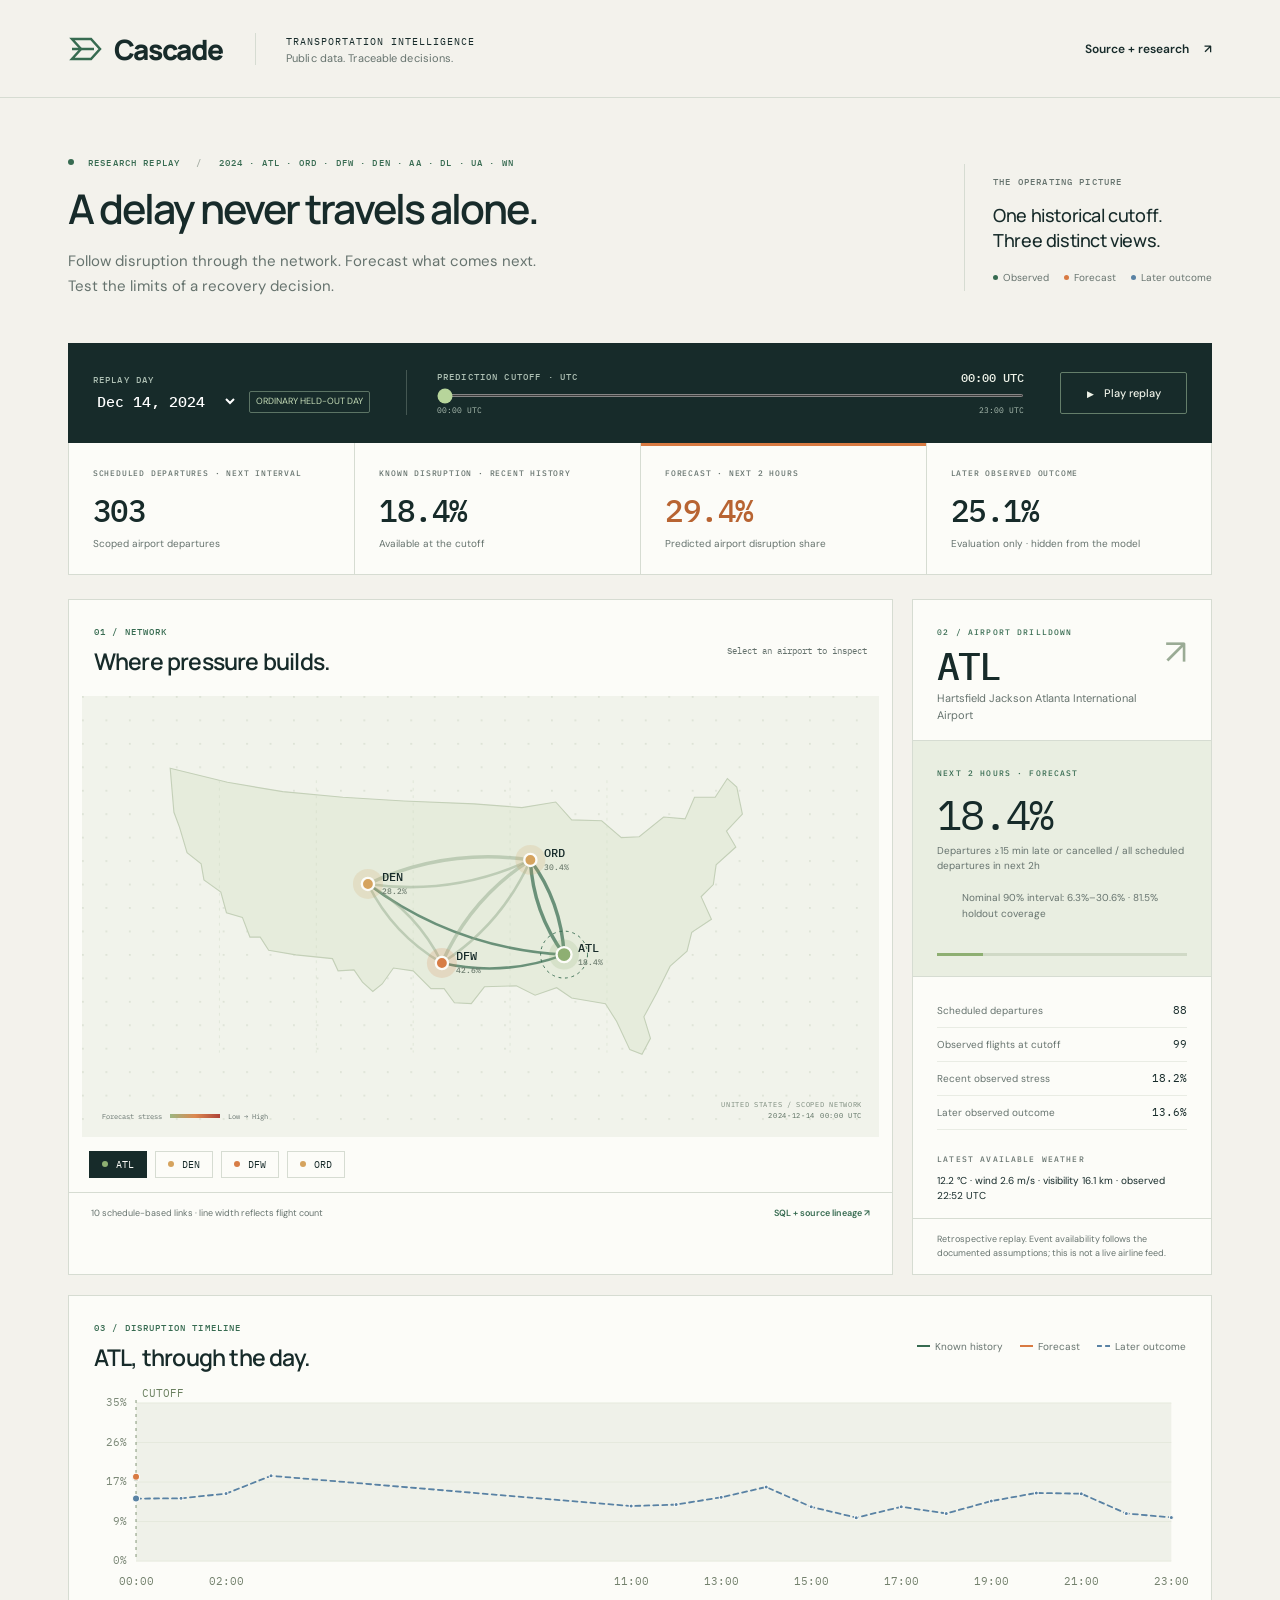
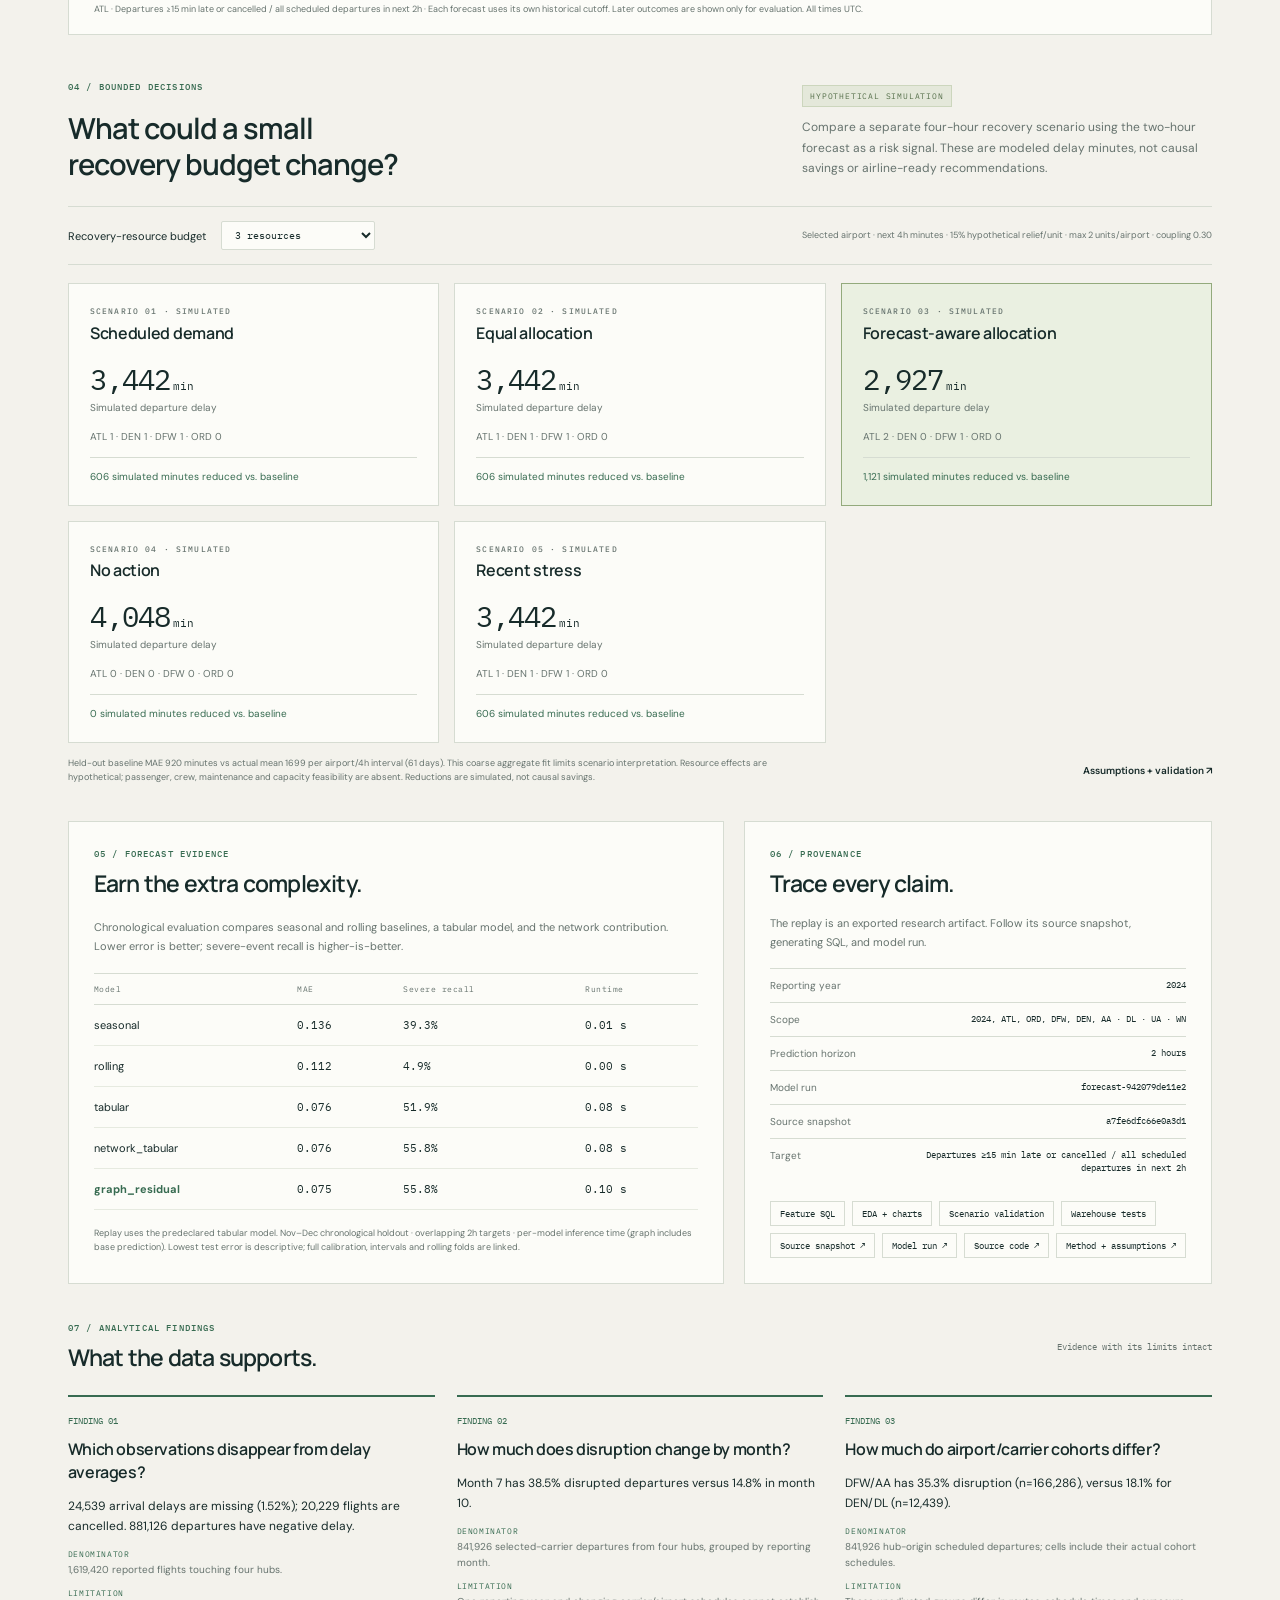
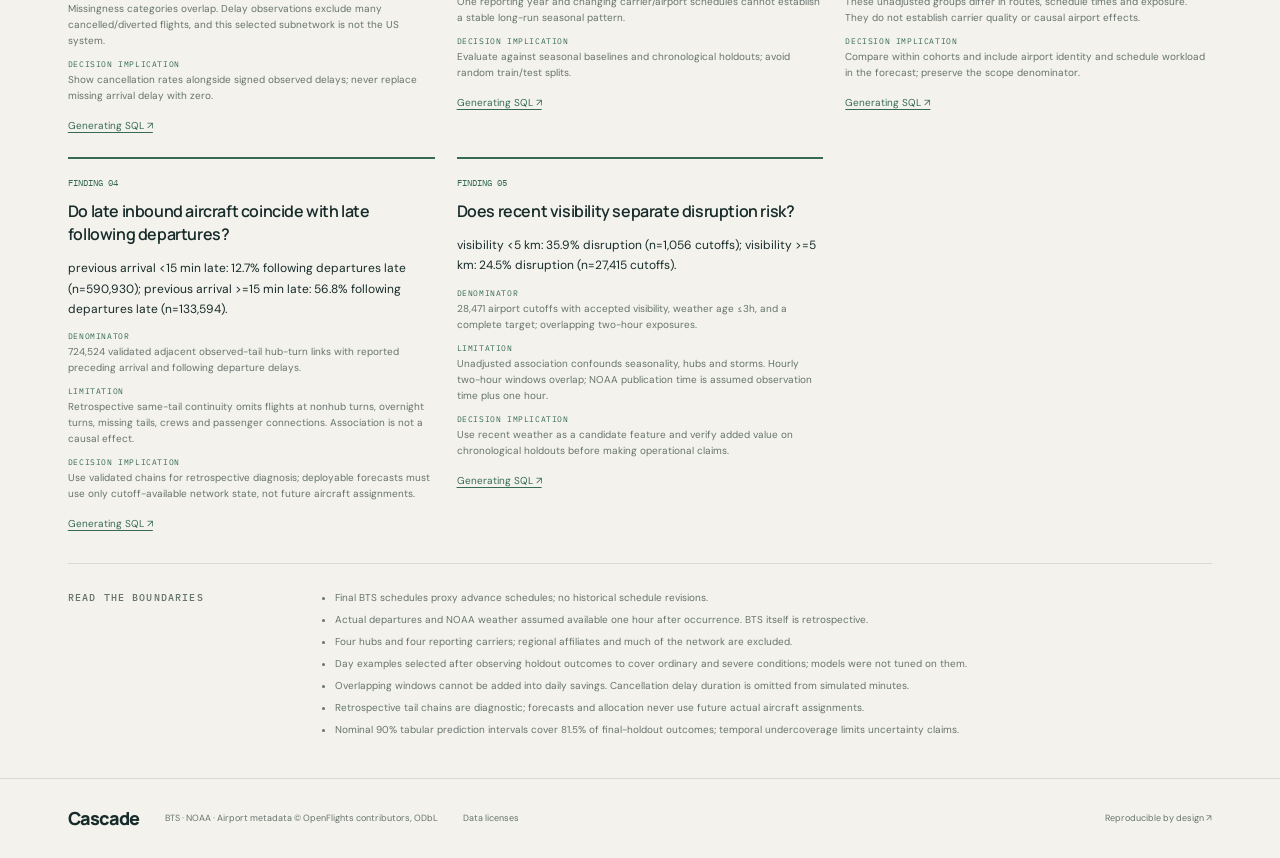
<file: app/index.html>
<!doctype html>
<html lang="en">
<head>
<meta charset="utf-8"><meta name="viewport" content="width=device-width,initial-scale=1">
<meta name="theme-color" content="#f1f0e9"><meta name="description" content="CASCADE reconstructs flight disruption, forecasts airport stress, and compares bounded hypothetical recovery scenarios using reproducible public data.">
<title>Cascade · Transportation intelligence</title>
<link rel="stylesheet" href="./style.css">
</head>
<body>
<a class="skip" href="#workspace">Skip to workspace</a>
<header class="masthead"><a class="brand" href="./" aria-label="Cascade home"><svg viewBox="0 0 36 36" aria-hidden="true"><path d="M4 8h19l9 10-9 10H4l9-10Z"/><path d="M4 18h22"/></svg><span>Cascade</span></a><div class="masthead-title">TRANSPORTATION INTELLIGENCE<span>Public data. Traceable decisions.</span></div><a id="source-link" class="text-link" href="#evidence">Explore the evidence <span aria-hidden="true">↗</span></a></header>
<main id="workspace">
<section class="intro"><div><p class="eyebrow"><span class="live-dot"></span> RESEARCH REPLAY <span class="intro-sep">/</span> <span id="scope-label">Loading source scope</span></p><h1>A delay never travels alone.</h1><p class="lede">Follow disruption through the network. Forecast what comes next.<br class="desktop-br"> Test the limits of a recovery decision.</p></div><div class="intro-note"><span class="mini-label">THE OPERATING PICTURE</span><p>One historical cutoff.<br>Three distinct views.</p><div class="view-legend"><span><i class="dot observed"></i>Observed</span><span><i class="dot forecast"></i>Forecast</span><span><i class="dot actual"></i>Later outcome</span></div></div></section>
<div id="load-state" class="load-state" role="status">Loading the real-data research replay…</div>
<div id="application" hidden>
<section class="replay-bar" aria-label="Replay controls"><div class="date-control"><label class="mini-label" for="day-select">REPLAY DAY</label><select id="day-select"></select><span id="day-label" class="day-label"></span></div><div class="cutoff-control"><div class="cutoff-heading"><label class="mini-label" for="cutoff-range">PREDICTION CUTOFF · UTC</label><output id="cutoff-output" for="cutoff-range"></output></div><input type="range" id="cutoff-range" min="0" max="0" step="1" value="0"><div class="cutoff-ends"><span id="cutoff-start"></span><span id="cutoff-end"></span></div></div><button id="play-button" class="play-button" type="button" aria-label="Play historical replay"><span aria-hidden="true">▶</span> Play replay</button></section>
<section class="overview" aria-label="Network summary"><div><span class="mini-label">SCHEDULED DEPARTURES · NEXT INTERVAL</span><strong id="scheduled-value">—</strong><span id="scheduled-note">Scoped airport departures</span></div><div><span class="mini-label">KNOWN DISRUPTION · RECENT HISTORY</span><strong id="observed-value">—</strong><span id="observed-note">Available at the cutoff</span></div><div class="forecast-stat"><span class="mini-label">FORECAST · NEXT <span class="horizon-label">2</span> HOURS</span><strong id="forecast-value">—</strong><span>Predicted airport disruption share</span></div><div><span class="mini-label">LATER OBSERVED OUTCOME</span><strong id="actual-value">—</strong><span>Evaluation only · hidden from the model</span></div></section>
<section class="primary-grid"><div class="panel network-panel"><div class="panel-heading"><div><p class="eyebrow">01 / NETWORK</p><h2>Where pressure builds.</h2></div><span class="small-note">Select an airport to inspect</span></div><div class="map-wrap"><svg id="network-map" viewBox="0 0 850 470" role="img" aria-labelledby="map-title map-desc"><title id="map-title">Airport disruption network</title><desc id="map-desc">Airport circles show forecast disruption. Lines show scheduled connections at the selected historical cutoff. Use the airport buttons below for keyboard selection.</desc></svg><div class="map-key"><span>Forecast stress</span><i class="stress-scale"></i><span>Low → High</span></div><div class="map-stamp">UNITED STATES / SCOPED NETWORK<br><span id="map-cutoff"></span></div></div><div id="airport-buttons" class="airport-buttons" aria-label="Select airport"></div><div class="panel-foot"><span id="edge-note">Schedule-based network edges</span><a href="#evidence">SQL + source lineage ↗</a></div></div>
<aside class="panel airport-panel" aria-label="Selected airport"><div class="airport-heading"><div><p class="eyebrow">02 / AIRPORT DRILLDOWN</p><h2 id="airport-code">—</h2><p id="airport-name">Select an airport</p></div><span class="airport-glyph" aria-hidden="true">↗</span></div><div class="airport-forecast"><span class="mini-label">NEXT <span class="horizon-label">2</span> HOURS · FORECAST</span><strong id="airport-predicted">—</strong><p id="airport-stress-definition">Disruption share</p><p id="airport-interval" class="chart-caption"></p><div class="stress-meter"><span id="airport-meter"></span></div></div><dl class="airport-facts"><div><dt>Scheduled departures</dt><dd id="airport-scheduled">—</dd></div><div><dt>Observed flights at cutoff</dt><dd id="airport-observed-flights">—</dd></div><div><dt>Recent observed stress</dt><dd id="airport-observed">—</dd></div><div><dt>Later observed outcome</dt><dd id="airport-actual">—</dd></div></dl><div class="weather-note"><span class="mini-label">LATEST AVAILABLE WEATHER</span><p id="airport-weather">No observation available</p></div><div class="airport-caution">Retrospective replay. Event availability follows the documented assumptions; this is not a live airline feed.</div></aside></section>
<section class="panel timeline-panel"><div class="panel-heading"><div><p class="eyebrow">03 / DISRUPTION TIMELINE</p><h2><span id="timeline-airport">Network</span>, through the day.</h2></div><div class="chart-legend"><span><i class="line observed"></i>Known history</span><span><i class="line forecast"></i>Forecast</span><span><i class="line actual"></i>Later outcome</span></div></div><div id="timeline-container"><svg id="timeline-chart" viewBox="0 0 1150 215" role="img" aria-label="Observed and forecast disruption through the replay day"></svg></div><p class="chart-caption" id="timeline-caption">Each forecast uses only features available at its cutoff. Later outcomes are shown for evaluation.</p></section>
<section class="scenario-section"><div class="section-intro"><div><p class="eyebrow">04 / BOUNDED DECISIONS</p><h2>What could a small<br>recovery budget change?</h2></div><div><span class="simulation-badge">HYPOTHETICAL SIMULATION</span><p>Compare a separate four-hour recovery scenario using the two-hour forecast as a risk signal. These are modeled delay minutes, not causal savings or airline-ready recommendations.</p></div></div><div class="scenario-controls"><label for="budget-select">Recovery-resource budget</label><select id="budget-select" aria-label="Recovery-resource budget"><option value="all">Reported experiment</option></select><span id="scenario-assumptions">Observed schedules · bounded propagation · no passenger or crew model</span></div><div id="scenario-cards" class="scenario-cards"></div><div class="scenario-footer"><p id="scenario-limit">Simulation outcomes depend on replay assumptions and omit unobserved operational constraints.</p><a href="#evidence" class="text-link">Assumptions + validation ↗</a></div></section>
<section class="evidence-grid" id="evidence"><div class="panel model-panel"><div class="panel-heading"><div><p class="eyebrow">05 / FORECAST EVIDENCE</p><h2>Earn the extra complexity.</h2></div></div><p class="section-copy">Chronological evaluation compares seasonal and rolling baselines, a tabular model, and the network contribution. Lower error is better; severe-event recall is higher-is-better.</p><div class="table-scroll"><table id="model-table"><caption class="sr-only">Forecast model evaluation on chronological holdout data</caption><thead><tr><th scope="col">Model</th><th scope="col">MAE</th><th scope="col">Severe recall</th><th scope="col">Runtime</th></tr></thead><tbody></tbody></table></div><p class="chart-caption" id="model-note">Reported metrics retain the original experiment scale and split.</p></div><div class="panel provenance-panel"><p class="eyebrow">06 / PROVENANCE</p><h2>Trace every claim.</h2><p class="section-copy">The replay is an exported research artifact. Follow its source snapshot, generating SQL, and model run.</p><dl id="provenance-list"></dl><div id="provenance-links" class="provenance-links"></div></div></section>
<section class="findings-section"><div class="panel-heading"><div><p class="eyebrow">07 / ANALYTICAL FINDINGS</p><h2>What the data supports.</h2></div><span class="small-note">Evidence with its limits intact</span></div><div id="findings" class="findings"></div></section>
<section class="limitations"><p class="eyebrow">READ THE BOUNDARIES</p><div id="limitations-list"></div></section>
</div>
</main>
<footer><a class="footer-brand" href="./">Cascade</a><span>BTS · NOAA · Airport metadata © OpenFlights contributors, ODbL</span><a href="./research/LICENSE-DATA.md">Data licenses</a><a href="#evidence">Reproducible by design ↗</a></footer>
<script src="./app.js" defer></script>
</body></html>
</file>
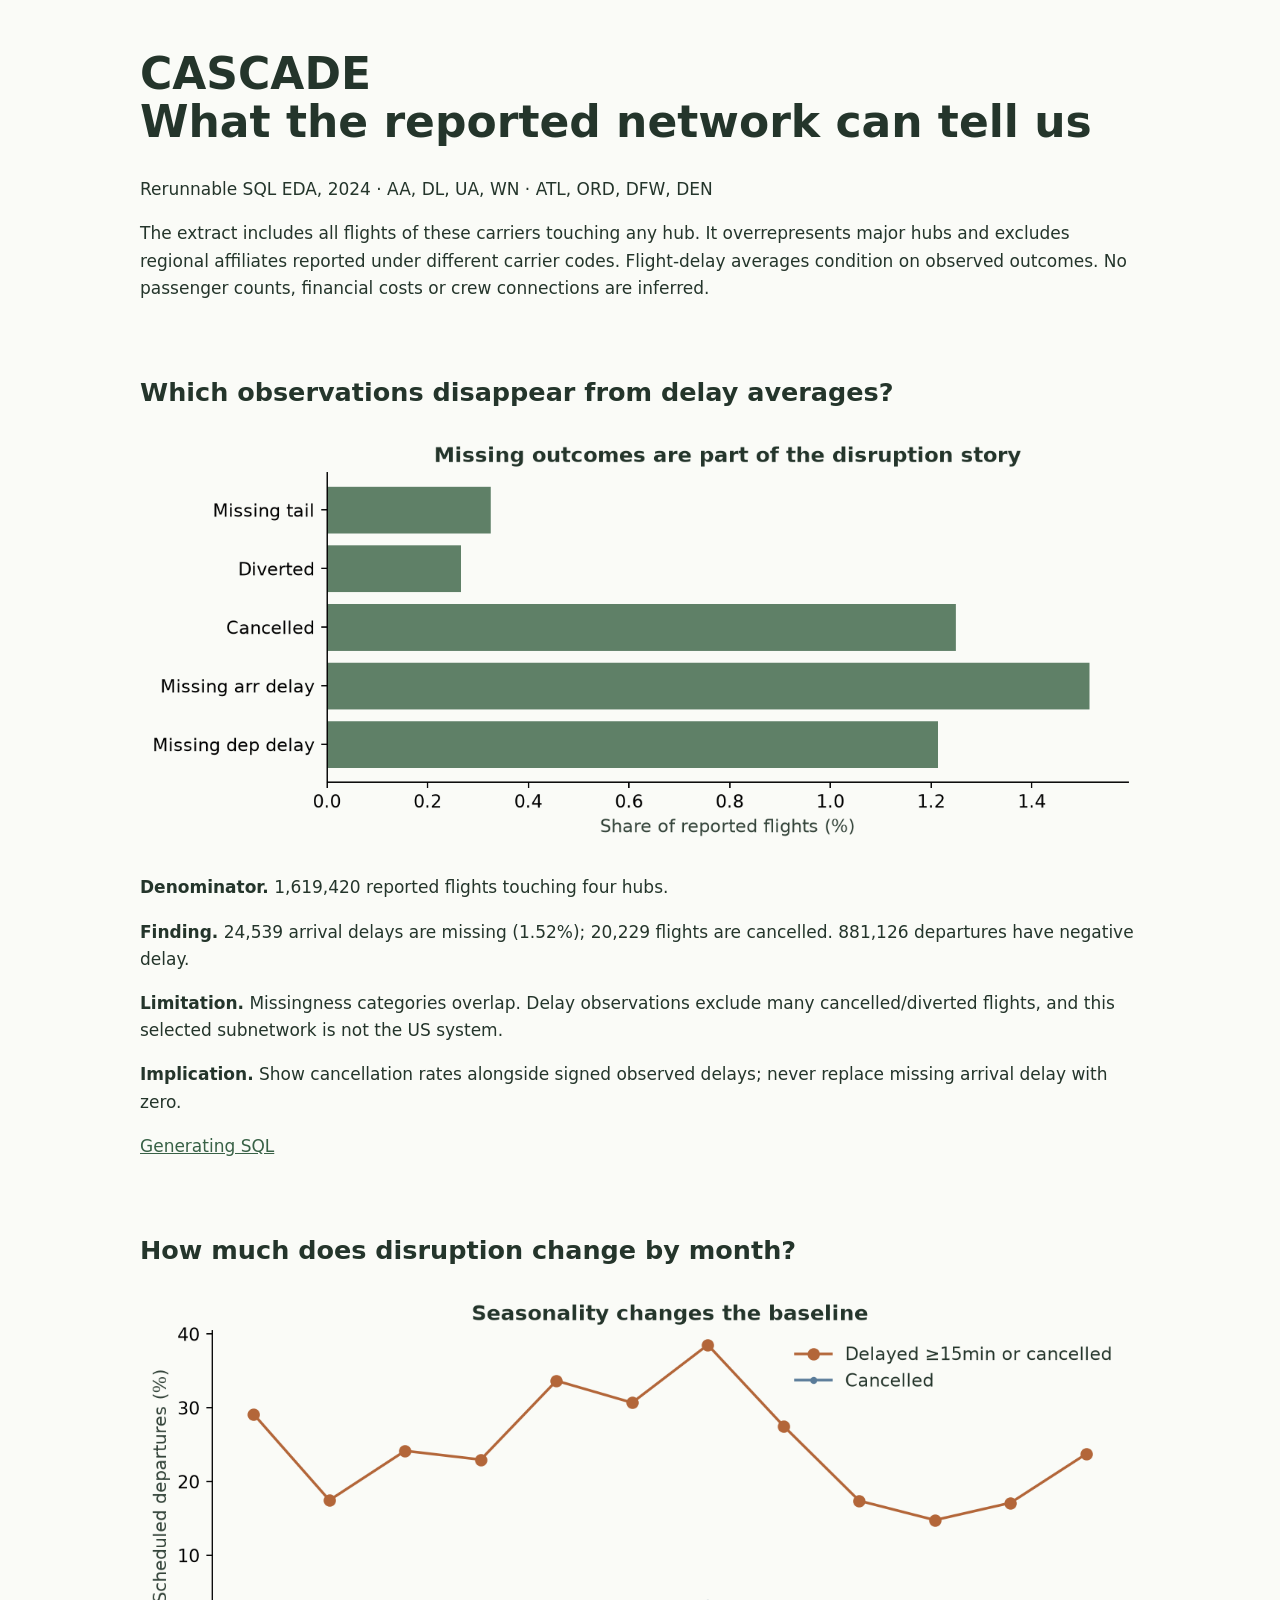
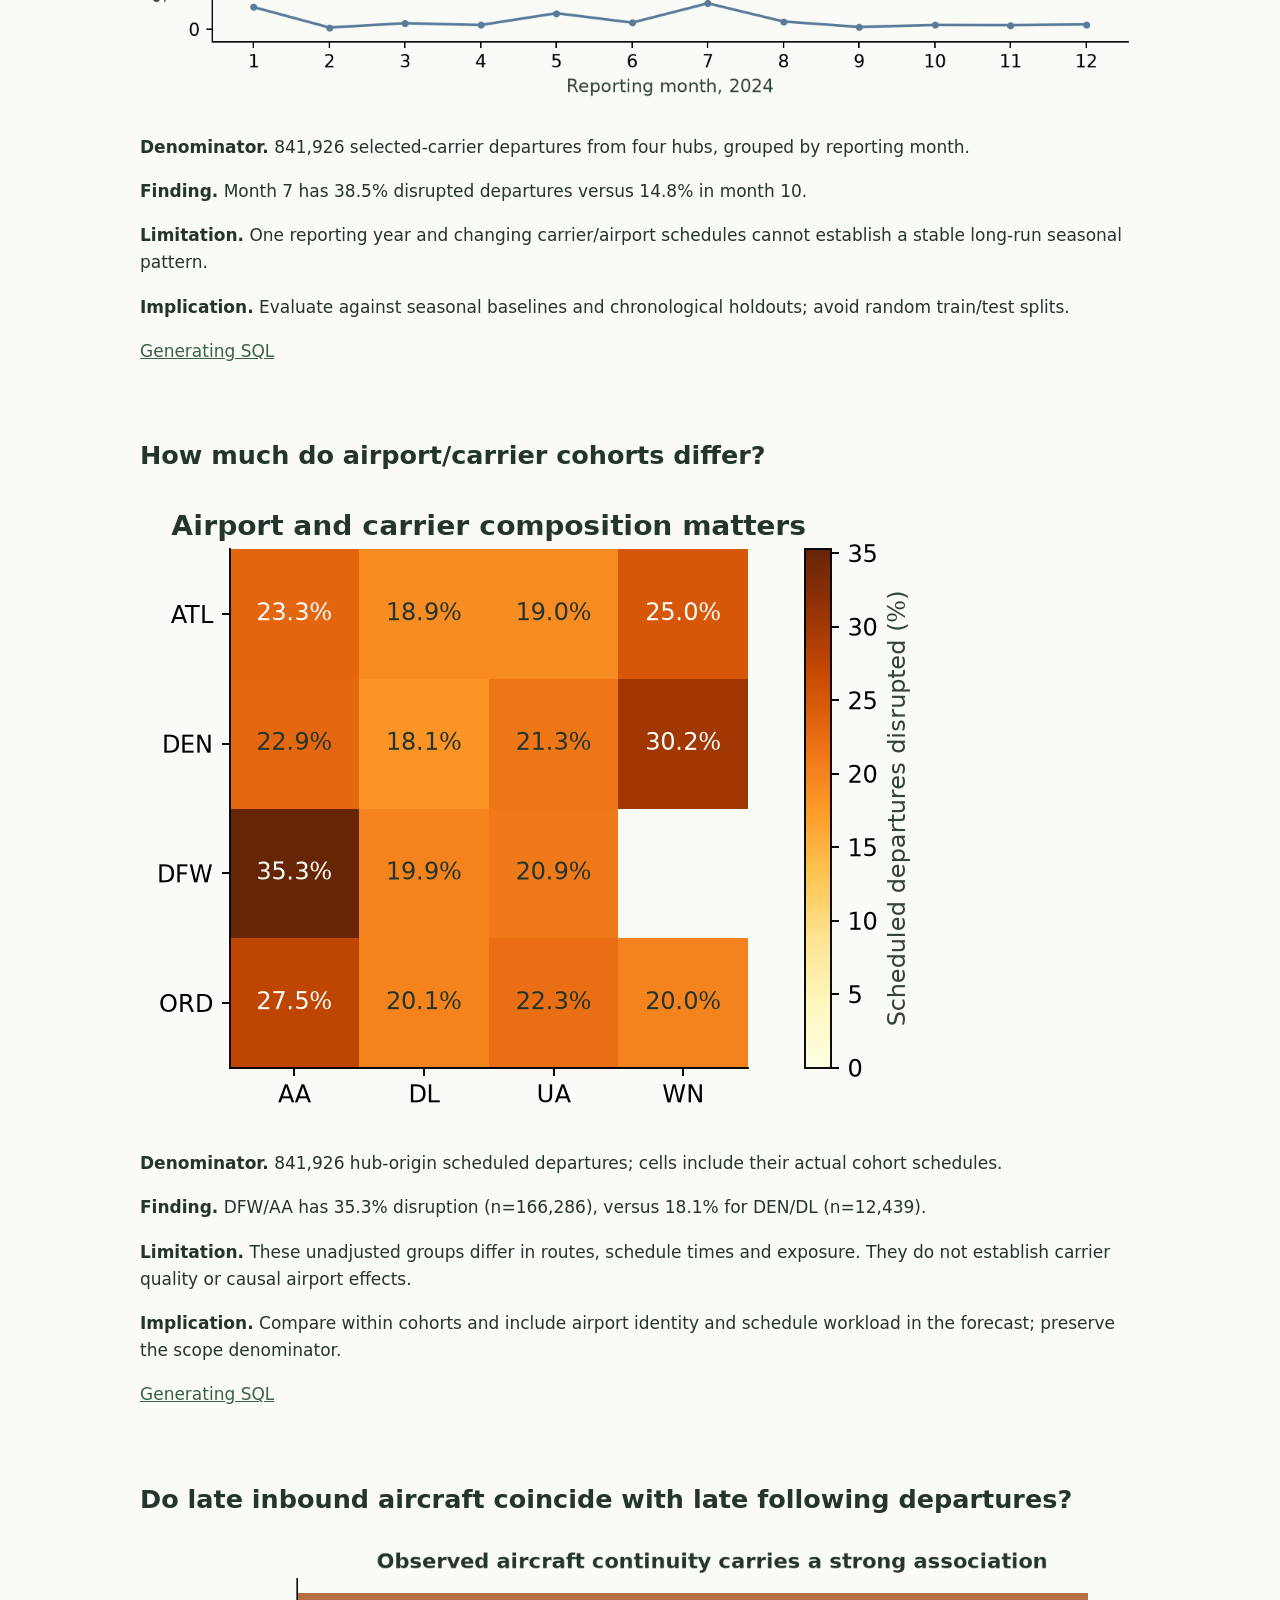
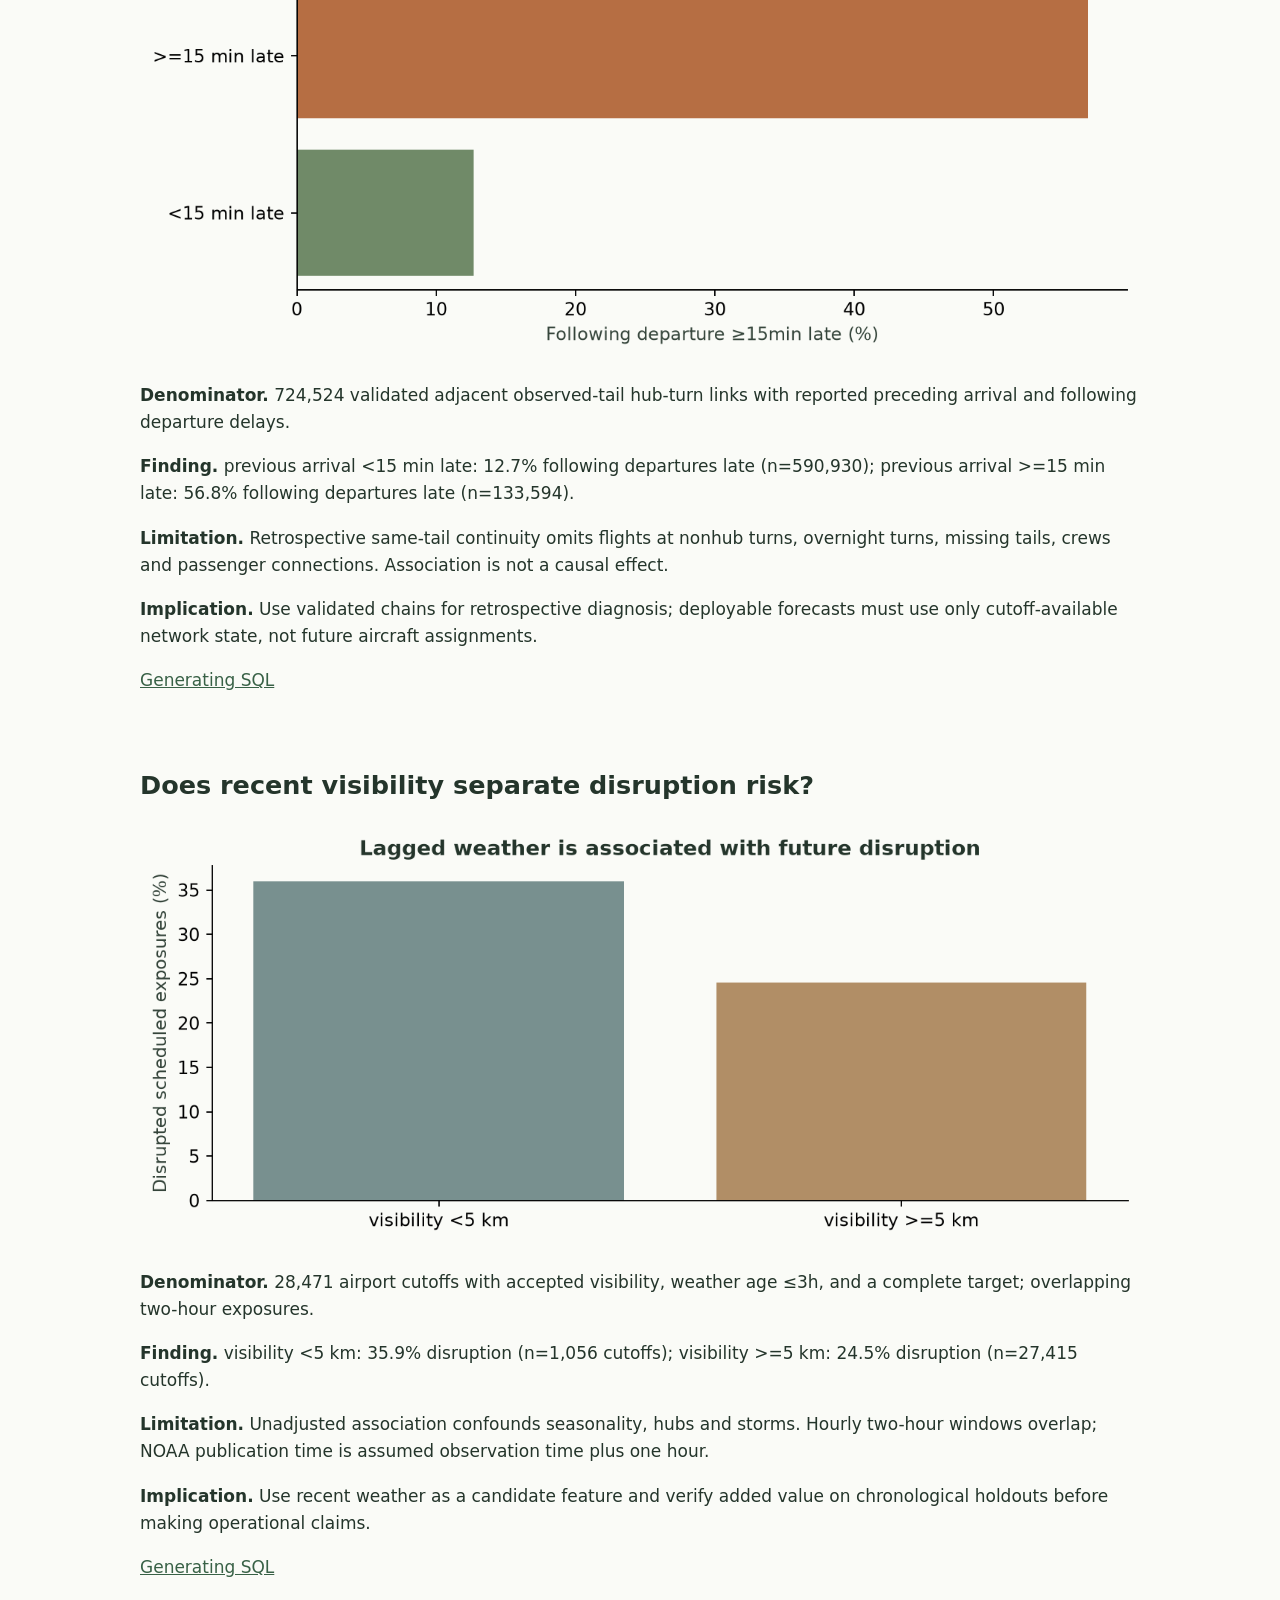
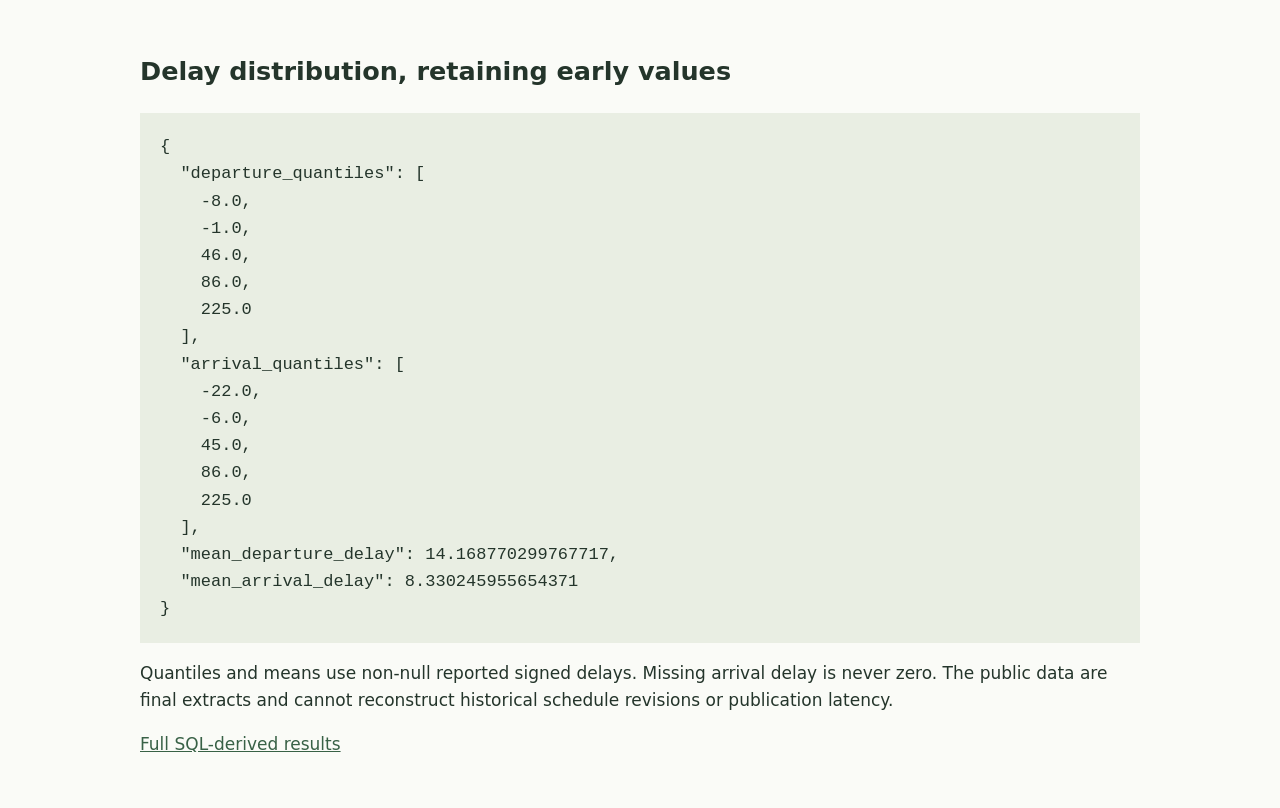
<file: artifacts/investigation.html>
<!doctype html><html lang="en"><meta charset="utf-8"><meta name="viewport" content="width=device-width,initial-scale=1"><title>CASCADE | SQL investigation</title><style>body{max-width:1000px;margin:50px auto;padding:0 24px;font:17px/1.6 system-ui;color:#24352b;background:#fafbf7}h1{font-size:44px;line-height:1.1}section{margin:70px 0}img{max-width:100%;height:auto}a{color:#386146}pre{overflow:auto;padding:20px;background:#e9eee3}b{font-weight:650}</style><h1>CASCADE<br>What the reported network can tell us</h1><p>Rerunnable SQL EDA, 2024 · AA, DL, UA, WN · ATL, ORD, DFW, DEN</p><p>The extract includes all flights of these carriers touching any hub. It overrepresents major hubs and excludes regional affiliates reported under different carrier codes. Flight-delay averages condition on observed outcomes. No passenger counts, financial costs or crew connections are inferred.</p><section><h2>Which observations disappear from delay averages?</h2><img src="missingness.png" alt="Which observations disappear from delay averages?"><p><b>Denominator.</b> 1,619,420 reported flights touching four hubs.</p><p><b>Finding.</b> 24,539 arrival delays are missing (1.52%); 20,229 flights are cancelled. 881,126 departures have negative delay.</p><p><b>Limitation.</b> Missingness categories overlap. Delay observations exclude many cancelled/diverted flights, and this selected subnetwork is not the US system.</p><p><b>Implication.</b> Show cancellation rates alongside signed observed delays; never replace missing arrival delay with zero.</p><a href="../sql/eda.sql">Generating SQL</a></section><section><h2>How much does disruption change by month?</h2><img src="seasonality.png" alt="How much does disruption change by month?"><p><b>Denominator.</b> 841,926 selected-carrier departures from four hubs, grouped by reporting month.</p><p><b>Finding.</b> Month 7 has 38.5% disrupted departures versus 14.8% in month 10.</p><p><b>Limitation.</b> One reporting year and changing carrier/airport schedules cannot establish a stable long-run seasonal pattern.</p><p><b>Implication.</b> Evaluate against seasonal baselines and chronological holdouts; avoid random train/test splits.</p><a href="../sql/eda.sql">Generating SQL</a></section><section><h2>How much do airport/carrier cohorts differ?</h2><img src="cohorts.png" alt="How much do airport/carrier cohorts differ?"><p><b>Denominator.</b> 841,926 hub-origin scheduled departures; cells include their actual cohort schedules.</p><p><b>Finding.</b> DFW/AA has 35.3% disruption (n=166,286), versus 18.1% for DEN/DL (n=12,439).</p><p><b>Limitation.</b> These unadjusted groups differ in routes, schedule times and exposure. They do not establish carrier quality or causal airport effects.</p><p><b>Implication.</b> Compare within cohorts and include airport identity and schedule workload in the forecast; preserve the scope denominator.</p><a href="../sql/eda.sql">Generating SQL</a></section><section><h2>Do late inbound aircraft coincide with late following departures?</h2><img src="rotation_association.png" alt="Do late inbound aircraft coincide with late following departures?"><p><b>Denominator.</b> 724,524 validated adjacent observed-tail hub-turn links with reported preceding arrival and following departure delays.</p><p><b>Finding.</b> previous arrival &lt;15 min late: 12.7% following departures late (n=590,930); previous arrival &gt;=15 min late: 56.8% following departures late (n=133,594).</p><p><b>Limitation.</b> Retrospective same-tail continuity omits flights at nonhub turns, overnight turns, missing tails, crews and passenger connections. Association is not a causal effect.</p><p><b>Implication.</b> Use validated chains for retrospective diagnosis; deployable forecasts must use only cutoff-available network state, not future aircraft assignments.</p><a href="../sql/eda.sql">Generating SQL</a></section><section><h2>Does recent visibility separate disruption risk?</h2><img src="weather_association.png" alt="Does recent visibility separate disruption risk?"><p><b>Denominator.</b> 28,471 airport cutoffs with accepted visibility, weather age ≤3h, and a complete target; overlapping two-hour exposures.</p><p><b>Finding.</b> visibility &lt;5 km: 35.9% disruption (n=1,056 cutoffs); visibility &gt;=5 km: 24.5% disruption (n=27,415 cutoffs).</p><p><b>Limitation.</b> Unadjusted association confounds seasonality, hubs and storms. Hourly two-hour windows overlap; NOAA publication time is assumed observation time plus one hour.</p><p><b>Implication.</b> Use recent weather as a candidate feature and verify added value on chronological holdouts before making operational claims.</p><a href="../sql/eda.sql">Generating SQL</a></section><h2>Delay distribution, retaining early values</h2><pre>{
  &quot;departure_quantiles&quot;: [
    -8.0,
    -1.0,
    46.0,
    86.0,
    225.0
  ],
  &quot;arrival_quantiles&quot;: [
    -22.0,
    -6.0,
    45.0,
    86.0,
    225.0
  ],
  &quot;mean_departure_delay&quot;: 14.168770299767717,
  &quot;mean_arrival_delay&quot;: 8.330245955654371
}</pre><p>Quantiles and means use non-null reported signed delays. Missing arrival delay is never zero. The public data are final extracts and cannot reconstruct historical schedule revisions or publication latency.</p><a href="eda.json">Full SQL-derived results</a></html>
</file>
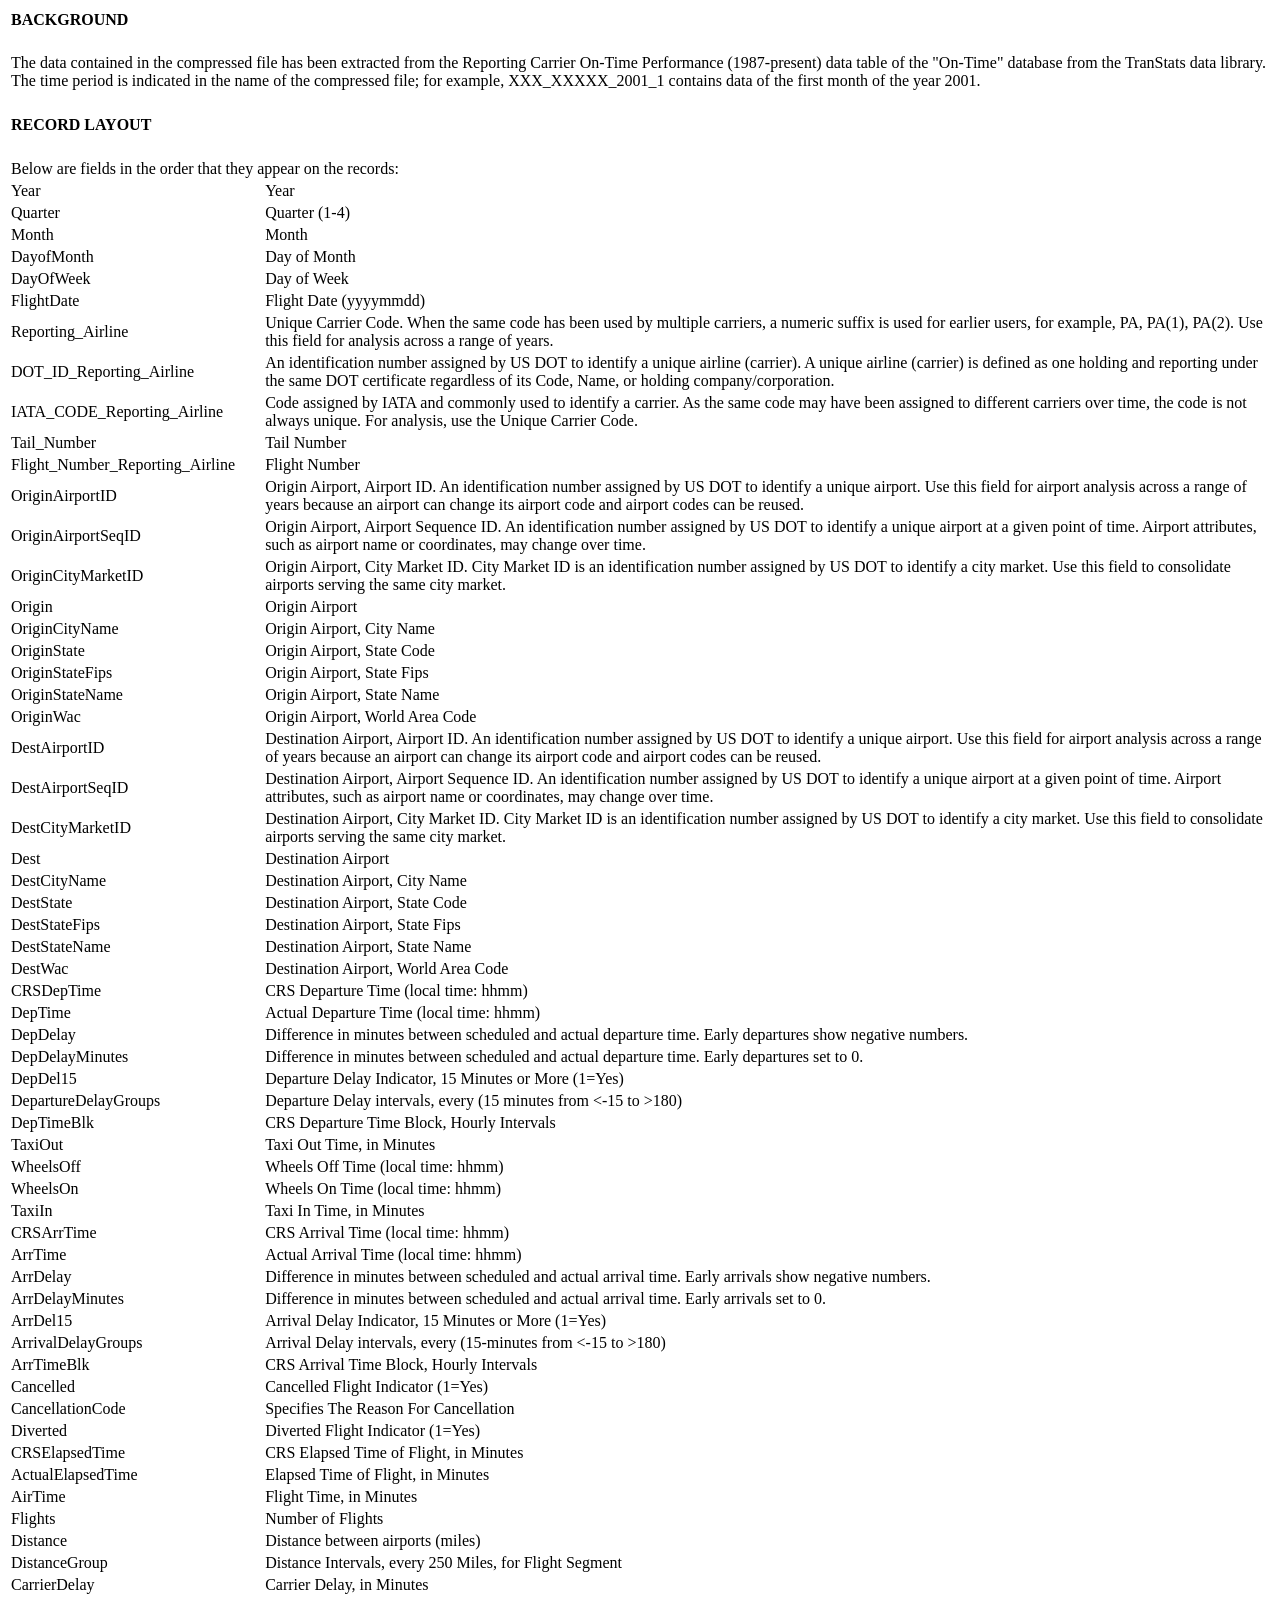
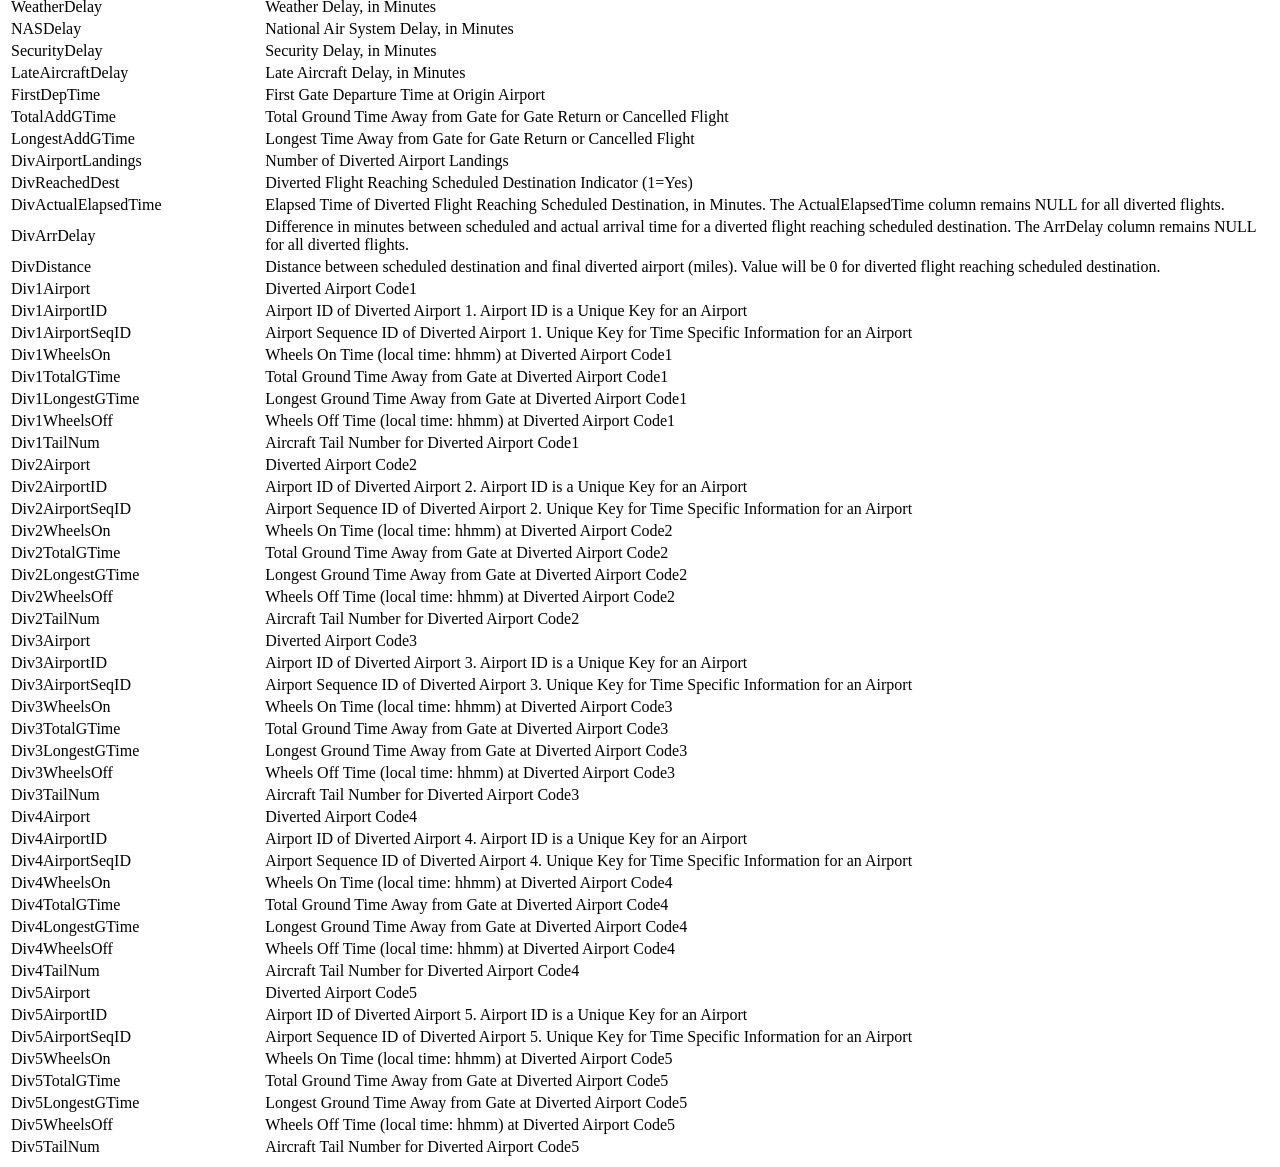
<file: data/dictionaries/bts-readme-2024-01.html>
<HTML>
<HEAD>
	<TITLE> readme.html </TITLE>
</HEAD>
<BODY>
	<TABLE><TR><TD COLSPAN=2><H4>BACKGROUND</H4></TD></TR>
	<TR><TD COLSPAN=2>The data contained in the compressed file has been extracted from the 
	Reporting Carrier On-Time Performance (1987-present) data table of the "On-Time" database from the TranStats data library. 
	The time period is indicated in the name of the compressed file; 
	for example, XXX_XXXXX_2001_1 contains data of the first month of the year 2001. </TD></TR>
	<TR><TD COLSPAN=2>&nbsp;</TD></TR>
	<TR><TD COLSPAN=2><H4>RECORD LAYOUT</H4></TD></TR>
	<TR><TD COLSPAN=2>Below are fields in the order that they appear on the records:</TD></TR>
	<TR><TD>Year</TD><TD>Year</TD></TR>
	<TR><TD>Quarter</TD><TD>Quarter (1-4)</TD></TR>
	<TR><TD>Month</TD><TD>Month</TD></TR>
	<TR><TD>DayofMonth</TD><TD>Day of Month</TD></TR>
	<TR><TD>DayOfWeek</TD><TD>Day of Week</TD></TR>
	<TR><TD>FlightDate</TD><TD>Flight Date (yyyymmdd)</TD></TR>
	<TR><TD>Reporting_Airline</TD><TD>Unique Carrier Code. When the same code has been used by multiple carriers, a numeric suffix is used for earlier users, for example, PA, PA(1), PA(2). Use this field for analysis across a range of years.</TD></TR>
	<TR><TD>DOT_ID_Reporting_Airline</TD><TD>An identification number assigned by US DOT to identify a unique airline (carrier). A unique airline (carrier) is defined as one holding and reporting under the same DOT certificate regardless of its Code, Name, or holding company/corporation.</TD></TR>
	<TR><TD>IATA_CODE_Reporting_Airline</TD><TD>Code assigned by IATA and commonly used to identify a carrier. As the same code may have been assigned to different carriers over time, the code is not always unique. For analysis, use the Unique Carrier Code.</TD></TR>
	<TR><TD>Tail_Number</TD><TD>Tail Number</TD></TR>
	<TR><TD>Flight_Number_Reporting_Airline</TD><TD>Flight Number</TD></TR>
	<TR><TD>OriginAirportID</TD><TD>Origin Airport, Airport ID. An identification number assigned by US DOT to identify a unique airport.  Use this field for airport analysis across a range of years because an airport can change its airport code and airport codes can be reused.</TD></TR>
	<TR><TD>OriginAirportSeqID</TD><TD>Origin Airport, Airport Sequence ID. An identification number assigned by US DOT to identify a unique airport at a given point of time.  Airport attributes, such as airport name or coordinates, may change over time.</TD></TR>
	<TR><TD>OriginCityMarketID</TD><TD>Origin Airport, City Market ID. City Market ID is an identification number assigned by US DOT to identify a city market.  Use this field to consolidate airports serving the same city market.</TD></TR>
	<TR><TD>Origin</TD><TD>Origin Airport</TD></TR>
	<TR><TD>OriginCityName</TD><TD>Origin Airport, City Name</TD></TR>
	<TR><TD>OriginState</TD><TD>Origin Airport, State Code</TD></TR>
	<TR><TD>OriginStateFips</TD><TD>Origin Airport, State Fips</TD></TR>
	<TR><TD>OriginStateName</TD><TD>Origin Airport, State Name</TD></TR>
	<TR><TD>OriginWac</TD><TD>Origin Airport, World Area Code</TD></TR>
	<TR><TD>DestAirportID</TD><TD>Destination Airport, Airport ID. An identification number assigned by US DOT to identify a unique airport.  Use this field for airport analysis across a range of years because an airport can change its airport code and airport codes can be reused.</TD></TR>
	<TR><TD>DestAirportSeqID</TD><TD>Destination Airport, Airport Sequence ID. An identification number assigned by US DOT to identify a unique airport at a given point of time.  Airport attributes, such as airport name or coordinates, may change over time.</TD></TR>
	<TR><TD>DestCityMarketID</TD><TD>Destination Airport, City Market ID. City Market ID is an identification number assigned by US DOT to identify a city market.  Use this field to consolidate airports serving the same city market.</TD></TR>
	<TR><TD>Dest</TD><TD>Destination Airport</TD></TR>
	<TR><TD>DestCityName</TD><TD>Destination Airport, City Name</TD></TR>
	<TR><TD>DestState</TD><TD>Destination Airport, State Code</TD></TR>
	<TR><TD>DestStateFips</TD><TD>Destination Airport, State Fips</TD></TR>
	<TR><TD>DestStateName</TD><TD>Destination Airport, State Name</TD></TR>
	<TR><TD>DestWac</TD><TD>Destination Airport, World Area Code</TD></TR>
	<TR><TD>CRSDepTime</TD><TD>CRS Departure Time (local time: hhmm)</TD></TR>
	<TR><TD>DepTime</TD><TD>Actual Departure Time (local time: hhmm)</TD></TR>
	<TR><TD>DepDelay</TD><TD>Difference in minutes between scheduled and actual departure time. Early departures show negative numbers.</TD></TR>
	<TR><TD>DepDelayMinutes</TD><TD>Difference in minutes between scheduled and actual departure time. Early departures set to 0.</TD></TR>
	<TR><TD>DepDel15</TD><TD>Departure Delay Indicator, 15 Minutes or More (1=Yes)</TD></TR>
	<TR><TD>DepartureDelayGroups</TD><TD>Departure Delay intervals, every (15 minutes from <-15 to >180)</TD></TR>
	<TR><TD>DepTimeBlk</TD><TD>CRS Departure Time Block, Hourly Intervals</TD></TR>
	<TR><TD>TaxiOut</TD><TD>Taxi Out Time, in Minutes</TD></TR>
	<TR><TD>WheelsOff</TD><TD>Wheels Off Time (local time: hhmm)</TD></TR>
	<TR><TD>WheelsOn</TD><TD>Wheels On Time (local time: hhmm)</TD></TR>
	<TR><TD>TaxiIn</TD><TD>Taxi In Time, in Minutes</TD></TR>
	<TR><TD>CRSArrTime</TD><TD>CRS Arrival Time (local time: hhmm)</TD></TR>
	<TR><TD>ArrTime</TD><TD>Actual Arrival Time (local time: hhmm)</TD></TR>
	<TR><TD>ArrDelay</TD><TD>Difference in minutes between scheduled and actual arrival time. Early arrivals show negative numbers.</TD></TR>
	<TR><TD>ArrDelayMinutes</TD><TD>Difference in minutes between scheduled and actual arrival time. Early arrivals set to 0.</TD></TR>
	<TR><TD>ArrDel15</TD><TD>Arrival Delay Indicator, 15 Minutes or More (1=Yes)</TD></TR>
	<TR><TD>ArrivalDelayGroups</TD><TD>Arrival Delay intervals, every (15-minutes from <-15 to >180)</TD></TR>
	<TR><TD>ArrTimeBlk</TD><TD>CRS Arrival Time Block, Hourly Intervals</TD></TR>
	<TR><TD>Cancelled</TD><TD>Cancelled Flight Indicator (1=Yes)</TD></TR>
	<TR><TD>CancellationCode</TD><TD>Specifies The Reason For Cancellation</TD></TR>
	<TR><TD>Diverted</TD><TD>Diverted Flight Indicator (1=Yes)</TD></TR>
	<TR><TD>CRSElapsedTime</TD><TD>CRS Elapsed Time of Flight, in Minutes</TD></TR>
	<TR><TD>ActualElapsedTime</TD><TD>Elapsed Time of Flight, in Minutes</TD></TR>
	<TR><TD>AirTime</TD><TD>Flight Time, in Minutes</TD></TR>
	<TR><TD>Flights</TD><TD>Number of Flights</TD></TR>
	<TR><TD>Distance</TD><TD>Distance between airports (miles)</TD></TR>
	<TR><TD>DistanceGroup</TD><TD>Distance Intervals, every 250 Miles, for Flight Segment</TD></TR>
	<TR><TD>CarrierDelay</TD><TD>Carrier Delay, in Minutes</TD></TR>
	<TR><TD>WeatherDelay</TD><TD>Weather Delay, in Minutes</TD></TR>
	<TR><TD>NASDelay</TD><TD>National Air System Delay, in Minutes</TD></TR>
	<TR><TD>SecurityDelay</TD><TD>Security Delay, in Minutes</TD></TR>
	<TR><TD>LateAircraftDelay</TD><TD>Late Aircraft Delay, in Minutes</TD></TR>
	<TR><TD>FirstDepTime</TD><TD>First Gate Departure Time at Origin Airport</TD></TR>
	<TR><TD>TotalAddGTime</TD><TD>Total Ground Time Away from Gate for Gate Return or Cancelled Flight</TD></TR>
	<TR><TD>LongestAddGTime</TD><TD>Longest Time Away from Gate for Gate Return or Cancelled Flight</TD></TR>
	<TR><TD>DivAirportLandings</TD><TD>Number of Diverted Airport Landings</TD></TR>
	<TR><TD>DivReachedDest</TD><TD>Diverted Flight Reaching Scheduled Destination Indicator (1=Yes)</TD></TR>
	<TR><TD>DivActualElapsedTime</TD><TD>Elapsed Time of Diverted Flight Reaching Scheduled Destination, in Minutes.  The ActualElapsedTime column remains NULL for all diverted flights.</TD></TR>
	<TR><TD>DivArrDelay</TD><TD>Difference in minutes between scheduled and actual arrival time for a diverted flight reaching scheduled destination.  The ArrDelay column remains NULL for all diverted flights.</TD></TR>
	<TR><TD>DivDistance</TD><TD>Distance between scheduled destination and final diverted airport (miles).  Value will be 0 for diverted flight reaching scheduled destination.</TD></TR>
	<TR><TD>Div1Airport</TD><TD>Diverted Airport Code1</TD></TR>
	<TR><TD>Div1AirportID</TD><TD>Airport ID of Diverted Airport 1. Airport ID is a Unique Key for an Airport</TD></TR>
	<TR><TD>Div1AirportSeqID</TD><TD>Airport Sequence ID of Diverted Airport 1. Unique Key for Time Specific Information for an Airport</TD></TR>
	<TR><TD>Div1WheelsOn</TD><TD>Wheels On Time (local time: hhmm) at Diverted Airport Code1</TD></TR>
	<TR><TD>Div1TotalGTime</TD><TD>Total Ground Time Away from Gate at Diverted Airport Code1</TD></TR>
	<TR><TD>Div1LongestGTime</TD><TD>Longest Ground Time Away from Gate at Diverted Airport Code1</TD></TR>
	<TR><TD>Div1WheelsOff</TD><TD>Wheels Off Time (local time: hhmm) at Diverted Airport Code1</TD></TR>
	<TR><TD>Div1TailNum</TD><TD>Aircraft Tail Number for Diverted Airport Code1</TD></TR>
	<TR><TD>Div2Airport</TD><TD>Diverted Airport Code2</TD></TR>
	<TR><TD>Div2AirportID</TD><TD>Airport ID of Diverted Airport 2. Airport ID is a Unique Key for an Airport</TD></TR>
	<TR><TD>Div2AirportSeqID</TD><TD>Airport Sequence ID of Diverted Airport 2. Unique Key for Time Specific Information for an Airport</TD></TR>
	<TR><TD>Div2WheelsOn</TD><TD>Wheels On Time (local time: hhmm) at Diverted Airport Code2</TD></TR>
	<TR><TD>Div2TotalGTime</TD><TD>Total Ground Time Away from Gate at Diverted Airport Code2</TD></TR>
	<TR><TD>Div2LongestGTime</TD><TD>Longest Ground Time Away from Gate at Diverted Airport Code2</TD></TR>
	<TR><TD>Div2WheelsOff</TD><TD>Wheels Off Time (local time: hhmm) at Diverted Airport Code2</TD></TR>
	<TR><TD>Div2TailNum</TD><TD>Aircraft Tail Number for Diverted Airport Code2</TD></TR>
	<TR><TD>Div3Airport</TD><TD>Diverted Airport Code3</TD></TR>
	<TR><TD>Div3AirportID</TD><TD>Airport ID of Diverted Airport 3. Airport ID is a Unique Key for an Airport</TD></TR>
	<TR><TD>Div3AirportSeqID</TD><TD>Airport Sequence ID of Diverted Airport 3. Unique Key for Time Specific Information for an Airport</TD></TR>
	<TR><TD>Div3WheelsOn</TD><TD>Wheels On Time (local time: hhmm) at Diverted Airport Code3</TD></TR>
	<TR><TD>Div3TotalGTime</TD><TD>Total Ground Time Away from Gate at Diverted Airport Code3</TD></TR>
	<TR><TD>Div3LongestGTime</TD><TD>Longest Ground Time Away from Gate at Diverted Airport Code3</TD></TR>
	<TR><TD>Div3WheelsOff</TD><TD>Wheels Off Time (local time: hhmm) at Diverted Airport Code3</TD></TR>
	<TR><TD>Div3TailNum</TD><TD>Aircraft Tail Number for Diverted Airport Code3</TD></TR>
	<TR><TD>Div4Airport</TD><TD>Diverted Airport Code4</TD></TR>
	<TR><TD>Div4AirportID</TD><TD>Airport ID of Diverted Airport 4. Airport ID is a Unique Key for an Airport</TD></TR>
	<TR><TD>Div4AirportSeqID</TD><TD>Airport Sequence ID of Diverted Airport 4. Unique Key for Time Specific Information for an Airport</TD></TR>
	<TR><TD>Div4WheelsOn</TD><TD>Wheels On Time (local time: hhmm) at Diverted Airport Code4</TD></TR>
	<TR><TD>Div4TotalGTime</TD><TD>Total Ground Time Away from Gate at Diverted Airport Code4</TD></TR>
	<TR><TD>Div4LongestGTime</TD><TD>Longest Ground Time Away from Gate at Diverted Airport Code4</TD></TR>
	<TR><TD>Div4WheelsOff</TD><TD>Wheels Off Time (local time: hhmm) at Diverted Airport Code4</TD></TR>
	<TR><TD>Div4TailNum</TD><TD>Aircraft Tail Number for Diverted Airport Code4</TD></TR>
	<TR><TD>Div5Airport</TD><TD>Diverted Airport Code5</TD></TR>
	<TR><TD>Div5AirportID</TD><TD>Airport ID of Diverted Airport 5. Airport ID is a Unique Key for an Airport</TD></TR>
	<TR><TD>Div5AirportSeqID</TD><TD>Airport Sequence ID of Diverted Airport 5. Unique Key for Time Specific Information for an Airport</TD></TR>
	<TR><TD>Div5WheelsOn</TD><TD>Wheels On Time (local time: hhmm) at Diverted Airport Code5</TD></TR>
	<TR><TD>Div5TotalGTime</TD><TD>Total Ground Time Away from Gate at Diverted Airport Code5</TD></TR>
	<TR><TD>Div5LongestGTime</TD><TD>Longest Ground Time Away from Gate at Diverted Airport Code5</TD></TR>
	<TR><TD>Div5WheelsOff</TD><TD>Wheels Off Time (local time: hhmm) at Diverted Airport Code5</TD></TR>
	<TR><TD>Div5TailNum</TD><TD>Aircraft Tail Number for Diverted Airport Code5</TD></TR>
	</TABLE>
</BODY>
</HTML>
</file>
<file: app/style.css>
@import url('https://fonts.googleapis.com/css2?family=DM+Sans:wght@400;500;600;700&family=IBM+Plex+Mono:wght@400;500;600&family=Manrope:wght@400;500;600;700;800&display=swap');
:root{--paper:#f3f2ec;--surface:#fcfcf8;--ink:#172b2a;--muted:#66736e;--border:#d6dcd2;--green:#376b51;--mint:#b7d59b;--orange:#d87a42;--blue:#5982a4;--soft:#e9ede3;--mono:'IBM Plex Mono',monospace;--body:'DM Sans',Arial,sans-serif;--display:'Manrope',Arial,sans-serif}*{box-sizing:border-box}html{scroll-behavior:smooth;scroll-padding-top:30px}body{margin:0;background:var(--paper);color:var(--ink);font-family:var(--body);font-size:14px;line-height:1.5}a{color:inherit;text-decoration:none}button,select,input{font:inherit}button,select{cursor:pointer}button,a,select,input{outline-offset:5px}button:focus-visible,a:focus-visible,select:focus-visible,input:focus-visible{outline:2px solid var(--green)}button{color:inherit}button:disabled{cursor:not-allowed;opacity:.45}.skip{position:absolute;left:20px;top:-100px;background:var(--ink);color:white;padding:12px;z-index:10}.skip:focus{top:10px}.masthead{max-width:1512px;margin:auto;min-height:98px;padding:0 5.3%;display:flex;align-items:center;border-bottom:1px solid var(--border);gap:32px}.brand{display:flex;align-items:center;gap:10px;font-family:var(--display);font-weight:800;font-size:28px;letter-spacing:-1.4px}.brand svg{width:36px;height:36px;fill:none;stroke:var(--green);stroke-width:2.5}.brand-dot{font-family:var(--body);font-size:10px;font-weight:400;vertical-align:super;margin-left:3px;letter-spacing:0}.masthead-title{padding-left:30px;border-left:1px solid var(--border);font:10px var(--mono);letter-spacing:1px;line-height:1.8}.masthead-title span{display:block;font:11px var(--body);letter-spacing:.1px;color:var(--muted)}.masthead>.text-link{margin-left:auto}.text-link{font-size:12px;font-weight:600;display:inline-flex;gap:15px;align-items:center}.text-link:hover{text-decoration:underline}main{max-width:1512px;margin:0 auto;padding:0 5.3%}.intro{display:flex;justify-content:space-between;align-items:center;gap:40px;padding:58px 0 44px}.eyebrow,.mini-label{font-family:var(--mono);font-size:9px;letter-spacing:1.15px;font-weight:500;line-height:1.6}.eyebrow{margin:0 0 15px;color:var(--green)}.live-dot{display:inline-block;width:6px;height:6px;border-radius:50%;background:var(--green);margin-right:8px;vertical-align:1px}.intro-sep{margin:0 10px;color:#a1aaa0}h1,h2,p{margin-top:0}h1{font:600 clamp(30px,3.2vw,49px)/1.17 var(--display);letter-spacing:-1.9px;margin-bottom:16px}h2{font-family:var(--display);font-weight:600;letter-spacing:-.8px;font-size:23px;line-height:1.25;margin:0}.lede{font-size:15px;color:var(--muted);line-height:1.65;margin-bottom:0}.intro-note{padding:6px 0 6px 28px;border-left:1px solid var(--border);min-width:245px}.intro-note>.mini-label{color:var(--muted)}.intro-note p{font:500 18px/1.4 var(--display);letter-spacing:-.4px;margin:12px 0 17px}.view-legend,.chart-legend{display:flex;gap:15px;font-size:10px;color:var(--muted)}.view-legend span,.chart-legend span{display:flex;align-items:center;gap:5px}.dot{width:5px;height:5px;display:inline-block;border-radius:50%}.observed{background:var(--green)}.forecast{background:var(--orange)}.actual{background:var(--blue)}.load-state{padding:30px;border:1px solid var(--border);margin-bottom:60px;background:var(--surface)}.load-state.error{color:#9b462e;border-color:#c8a695}.replay-bar{display:flex;align-items:center;gap:36px;background:var(--ink);color:#eef2e8;min-height:100px;padding:19px 25px}.date-control{min-width:250px;display:grid;grid-template-columns:auto 1fr;gap:4px 11px;align-items:center}.date-control label{grid-column:1/-1;color:#adbfb3}.date-control select{width:145px;font:500 15px var(--mono);color:#fff;background:none;border:0;appearance:auto;padding:0 6px 0 0}.date-control option{background:var(--ink)}.day-label{font-size:9px;border:1px solid #5c7465;border-radius:2px;padding:3px 6px;color:#c5dcb7;text-transform:uppercase;width:max-content;max-width:160px}.cutoff-control{flex:1;padding-left:30px;border-left:1px solid #445752}.cutoff-heading{display:flex;justify-content:space-between;gap:20px;margin-bottom:6px}.cutoff-heading label{color:#adbfb3}.cutoff-heading output{font:500 12px var(--mono)}input[type=range]{height:3px;width:100%;accent-color:#b7d59b;display:block;margin:9px 0 8px}.cutoff-ends{display:flex;justify-content:space-between;font:8px var(--mono);color:#adbfb3}.play-button{border:1px solid #647e6a;background:transparent;border-radius:2px;color:#eef2e8;font-size:11px;font-weight:500;min-width:127px;padding:12px 14px}.play-button span{font-size:9px;margin-right:7px}.play-button:hover{background:#29413b}.overview{display:grid;grid-template-columns:repeat(4,1fr);border:1px solid var(--border);border-top:0;background:var(--surface)}.overview>div{padding:24px 24px 23px;display:flex;flex-direction:column;position:relative}.overview>div+div{border-left:1px solid var(--border)}.overview .mini-label{font-size:8px;letter-spacing:.8px;color:var(--muted)}.overview strong{font:500 31px var(--mono);letter-spacing:-1.5px;margin:10px 0 5px}.overview>div>span:last-child{font-size:10px;color:var(--muted)}.overview>.forecast-stat:before{content:'';position:absolute;top:0;height:3px;background:var(--orange);left:0;right:0}.forecast-stat strong{color:#b86432}.primary-grid{display:grid;grid-template-columns:minmax(0,1fr) 300px;gap:19px;margin-top:24px}.panel{background:var(--surface);border:1px solid var(--border)}.panel-heading{display:flex;align-items:center;justify-content:space-between;gap:20px;padding:25px 25px 20px}.panel-heading .eyebrow{margin-bottom:8px}.small-note{font:9px var(--mono);color:var(--muted)}.map-wrap{position:relative;margin:0 13px;background:#f1f3eb;min-height:280px;overflow:hidden}.map-wrap svg{width:100%;display:block}.map-key{display:flex;align-items:center;gap:8px;position:absolute;left:20px;bottom:16px;color:var(--muted);font:7px var(--mono)}.stress-scale{display:block;width:50px;height:4px;background:linear-gradient(90deg,#9bb681,#dc8850,#ae4338)}.map-stamp{position:absolute;right:17px;bottom:15px;text-align:right;font:7px/1.6 var(--mono);letter-spacing:.7px;color:#7b8a7c}.map-stamp span{color:#566b5c}.airport-buttons{display:flex;gap:8px;margin:14px 20px;flex-wrap:wrap}.airport-button{border:1px solid var(--border);background:transparent;padding:6px 12px;font:10px var(--mono);display:flex;align-items:center;gap:8px}.airport-button[aria-pressed=true]{background:var(--ink);color:var(--surface);border-color:var(--ink)}.airport-button:hover{border-color:var(--green)}.airport-button .dot{width:6px;height:6px}.panel-foot{display:flex;justify-content:space-between;gap:15px;padding:14px 22px;border-top:1px solid var(--border);font-size:9px;color:var(--muted)}.panel-foot a{color:var(--green);font-weight:600}.airport-panel{display:flex;flex-direction:column}.airport-heading{display:flex;justify-content:space-between;padding:26px 24px 17px}.airport-heading .eyebrow{font-size:8px;margin-bottom:9px}.airport-heading h2{font:500 38px/1 var(--mono);letter-spacing:-2px;margin-bottom:5px}.airport-heading p:last-child{font-size:11px;color:var(--muted);margin:0;max-width:200px}.airport-glyph{font-size:35px;font-weight:400;color:#9aab95}.airport-forecast{padding:20px 24px;background:#e9eee1;border-top:1px solid var(--border);border-bottom:1px solid var(--border)}.airport-forecast .mini-label{font-size:8px;color:var(--green)}.airport-forecast strong{display:block;font:400 42px var(--mono);letter-spacing:-2px;line-height:1.3;margin:6px 0 0}.airport-forecast p{font-size:10px;color:var(--muted);margin:0 0 13px}.stress-meter{height:3px;background:#d0d9c6}.stress-meter span{display:block;height:100%;background:var(--green);width:0;max-width:100%;transition:width .25s}.airport-facts{margin:0;padding:17px 24px 5px}.airport-facts>div{display:flex;justify-content:space-between;gap:20px;border-bottom:1px solid #e9ece4;padding:9px 0}.airport-facts dt{font-size:10px;color:var(--muted)}.airport-facts dd{margin:0;font:11px var(--mono)}.weather-note{padding:12px 24px 15px}.weather-note .mini-label{font-size:8px;color:var(--muted)}.weather-note p{font-size:10px;margin:5px 0 0}.airport-caution{margin-top:auto;font-size:9px;line-height:1.6;color:var(--muted);padding:13px 24px;border-top:1px solid var(--border)}.timeline-panel{margin-top:20px}.timeline-panel .panel-heading{padding-bottom:6px}.chart-legend{gap:17px}.line{display:inline-block;width:13px;height:2px}.line.actual{height:0;border-top:2px dashed var(--blue);background:none}#timeline-container{padding:5px 22px 0}#timeline-chart{width:100%;display:block;overflow:visible}.chart-caption{font-size:9px;color:var(--muted);line-height:1.6;margin:0;padding:4px 25px 18px}.scenario-section{padding:45px 0 37px}.section-intro{display:flex;align-items:center;justify-content:space-between;gap:40px;margin-bottom:24px}.section-intro h2{font-size:29px;letter-spacing:-1px;line-height:1.25}.section-intro>.eyebrow{margin-bottom:10px}.section-intro>div:last-child{max-width:410px}.simulation-badge{font:8px var(--mono);letter-spacing:.8px;background:#e4e8da;border:1px solid #ccd6bd;color:#56704b;padding:5px 7px;display:inline-block;margin-bottom:10px}.section-intro p:last-child{font-size:12px;color:var(--muted);line-height:1.7;margin-bottom:0}.scenario-controls{border-top:1px solid var(--border);border-bottom:1px solid var(--border);padding:14px 0;display:flex;align-items:center;gap:15px;margin-bottom:18px;font-size:11px}.scenario-controls select{border:1px solid var(--border);border-radius:2px;background:var(--surface);color:var(--ink);padding:6px 9px;font:10px var(--mono);max-width:210px}.scenario-controls span{margin-left:auto;font-size:9px;color:var(--muted)}.scenario-cards{display:grid;grid-template-columns:repeat(3,1fr);gap:15px}.scenario-card{border:1px solid var(--border);padding:21px;background:var(--surface);min-height:205px;display:flex;flex-direction:column}.scenario-card.recommended{border-color:#93aa7c;background:#eaf0e1}.scenario-card .mini-label{color:var(--muted);font-size:8px}.scenario-card h3{font-family:var(--display);font-size:16px;line-height:1.3;letter-spacing:-.3px;margin:5px 0 18px;font-weight:600}.scenario-card strong{font:400 29px var(--mono);letter-spacing:-1px;line-height:1.2}.scenario-card strong small{font-size:11px;letter-spacing:0;margin-left:3px}.scenario-card .scenario-unit{font-size:10px;color:var(--muted);margin:3px 0 14px}.scenario-card .scenario-improvement{font-size:10px;margin-top:auto;padding-top:11px;border-top:1px solid var(--border);color:var(--green)}.scenario-card .scenario-detail{font-size:10px;color:var(--muted);margin:0 0 13px}.scenario-footer{display:flex;justify-content:space-between;align-items:center;gap:30px;margin-top:14px}.scenario-footer p{font-size:9px;color:var(--muted);max-width:700px;margin:0}.scenario-footer a{font-size:10px;white-space:nowrap}.evidence-grid{display:grid;grid-template-columns:minmax(0,1.4fr) minmax(280px,1fr);gap:20px}.section-copy{font-size:11px;color:var(--muted);line-height:1.7;margin:0 25px 17px;max-width:650px}.table-scroll{overflow:auto;margin:0 25px 12px}table{width:100%;border-collapse:collapse;white-space:nowrap;text-align:left}th{font:8px var(--mono);letter-spacing:.5px;color:var(--muted);padding:10px 8px;border-top:1px solid var(--border);border-bottom:1px solid var(--border)}th:first-child,td:first-child{padding-left:0}td{font:11px var(--mono);padding:13px 8px;border-bottom:1px solid #e6eae0}td:first-child{font:11px var(--body)}tr.best td:first-child{color:var(--green);font-weight:700}.provenance-panel{padding:25px}.provenance-panel .eyebrow{margin-bottom:8px}.provenance-panel .section-copy{margin:16px 0}.provenance-panel dl{font-size:10px;margin:0 0 17px}.provenance-panel dl>div{padding:9px 0;border-top:1px solid var(--border);display:flex;justify-content:space-between;gap:16px}.provenance-panel dt{color:var(--muted)}.provenance-panel dd{margin:0;font-family:var(--mono);font-size:9px;text-align:right;overflow-wrap:anywhere;max-width:70%}.provenance-links{display:flex;gap:7px;flex-wrap:wrap}.provenance-links a{font:9px var(--mono);border:1px solid var(--border);padding:6px 9px}.provenance-links a:hover{background:var(--soft)}.findings-section{margin:37px 0 30px}.findings-section .panel-heading{padding:0 0 23px}.findings{display:grid;grid-template-columns:repeat(3,1fr);gap:22px}.finding{border-top:2px solid var(--green);padding-top:18px}.finding-number{font:9px var(--mono);color:var(--green);margin-bottom:12px;display:block}.finding h3{font:600 16px/1.45 var(--display);letter-spacing:-.4px;margin:0 0 12px}.finding .finding-text{font-size:12px;color:var(--ink);margin:0 0 12px;line-height:1.7}.finding dl{margin:0}.finding dl div{margin-bottom:10px}.finding dt{font:8px var(--mono);letter-spacing:.6px;text-transform:uppercase;color:var(--green);margin-bottom:3px}.finding dd{font-size:10px;color:var(--muted);margin:0;line-height:1.6}.finding a{font-size:10px;color:var(--green);text-decoration:underline;text-underline-offset:3px}.limitations{border-top:1px solid var(--border);padding:25px 0 35px;display:grid;grid-template-columns:220px 1fr;gap:30px}.limitations .eyebrow{margin:0}.limitations p,.limitations li{font-size:10px;color:var(--muted);line-height:1.7}.limitations ul{margin:0;padding-left:17px}.limitations li{margin-bottom:5px}.limitations p{margin-bottom:8px}footer{max-width:1512px;margin:auto;display:flex;gap:25px;align-items:center;padding:26px 5.3%;border-top:1px solid var(--border);font-size:9px;color:var(--muted)}.footer-brand{font-family:var(--display);font-weight:800;font-size:18px;letter-spacing:-.9px;color:var(--ink)}footer>a:last-child{margin-left:auto}.empty-state{font-size:12px;color:var(--muted);padding:25px;grid-column:1/-1;border:1px dashed var(--border);background:var(--surface)}.svg-airport{cursor:pointer}.svg-airport text{font:500 13px var(--mono);fill:var(--ink)}.svg-airport .airport-annotation{font-size:8px;fill:#6f7e70}.svg-airport:focus{outline:none}.svg-airport:focus circle:last-of-type{stroke:var(--ink);stroke-width:3}.svg-airport .airport-disc{transition:r .15s,fill .15s}.map-edge{fill:none;stroke:#91a78a;opacity:.48}.map-edge.selected{stroke:var(--green);opacity:.7}.map-airport-halo{fill:none;stroke:var(--green);stroke-width:1;stroke-dasharray:3 4}.sr-only{position:absolute!important;clip:rect(1px,1px,1px,1px);height:1px;width:1px;overflow:hidden;white-space:nowrap}[hidden]{display:none!important}@media(min-width:1500px){.map-wrap{min-height:370px}}@media(max-width:1100px){.masthead,main,footer{padding-left:4%;padding-right:4%}.masthead{min-height:85px}.masthead-title{padding-left:20px}.intro{padding-top:40px;gap:25px}.intro-note{min-width:220px;padding-left:22px}h1{font-size:37px}.primary-grid{grid-template-columns:minmax(0,1fr) 270px;gap:15px}.panel-heading{padding:20px}.small-note{font-size:8px}.overview>div{padding:20px 17px}.overview .mini-label{font-size:7px}.overview strong{font-size:29px}.replay-bar{padding:18px 20px;gap:22px}.date-control{min-width:230px}.cutoff-control{padding-left:22px}.scenario-cards{gap:12px}.scenario-card{padding:18px}.chart-legend{font-size:9px;gap:12px}.section-intro h2{font-size:26px}.scenario-controls span{max-width:330px}.evidence-grid{grid-template-columns:minmax(0,1.25fr) minmax(260px,1fr)}}@media(max-width:850px){.masthead-title{display:none}.intro-note{display:none}h1{font-size:38px}.intro{padding:35px 0 30px}.replay-bar{flex-wrap:wrap;gap:18px;align-items:center}.date-control{min-width:0;flex:1}.cutoff-control{order:3;width:100%;flex-basis:100%;padding:0;border:0}.play-button{min-width:120px}.overview{grid-template-columns:repeat(2,1fr)}.overview>div:nth-child(3){border-left:0;border-top:1px solid var(--border)}.overview>div:nth-child(4){border-top:1px solid var(--border)}.overview strong{font-size:31px}.overview .mini-label{font-size:8px}.primary-grid{grid-template-columns:minmax(0,1fr) 240px;gap:12px}.panel-heading{padding:18px}.network-panel .small-note{display:none}.panel-heading h2{font-size:21px}.airport-heading{padding:22px 18px 15px}.airport-heading .eyebrow{font-size:7px}.airport-forecast{padding:18px}.airport-facts{padding:15px 18px 0}.weather-note{padding:13px 18px}.airport-caution{padding:12px 18px}.map-wrap{min-height:280px;display:flex;align-items:center}.map-wrap svg{min-width:470px;margin-left:calc((100% - 470px)/2)}.map-stamp{display:none}.map-key{left:10px;bottom:12px;font-size:6px}.airport-buttons{margin:12px;gap:6px}.airport-button{padding:6px 9px;font-size:9px}.panel-foot{padding:12px;font-size:8px}.timeline-panel .panel-heading{align-items:flex-start}.chart-legend{flex-wrap:wrap;justify-content:flex-end;max-width:190px;gap:6px 10px;font-size:8px}.section-intro{gap:25px}.section-intro>div:last-child{max-width:340px}.section-intro h2{font-size:24px}.section-intro p:last-child{font-size:11px}.scenario-controls{flex-wrap:wrap;gap:10px}.scenario-controls span{max-width:none;flex-basis:100%;margin:0}.scenario-card h3{font-size:14px}.scenario-card strong{font-size:25px}.scenario-card .scenario-detail{font-size:9px}.evidence-grid{grid-template-columns:1fr}.findings{gap:17px}.finding h3{font-size:14px}.finding .finding-text{font-size:11px}.limitations{grid-template-columns:170px 1fr;gap:20px}}@media(max-width:620px){.masthead{min-height:75px}.brand{font-size:24px}.brand svg{width:30px;height:30px}.masthead>.text-link{font-size:10px;gap:6px}.intro{padding-top:29px}.intro .eyebrow{font-size:8px;letter-spacing:.6px}.intro-sep{margin:0 5px}h1{font-size:33px;letter-spacing:-1.2px}.lede{font-size:13px}.desktop-br{display:none}.replay-bar{padding:17px;gap:15px}.date-control{grid-template-columns:auto 1fr}.date-control select{font-size:13px;width:130px}.day-label{font-size:7px;max-width:120px}.play-button{font-size:10px;min-width:104px;padding:10px}.replay-bar .mini-label{font-size:8px}.overview>div{padding:18px 14px}.overview .mini-label{font-size:7px;letter-spacing:.5px}.overview strong{font-size:27px;margin:9px 0 5px}.overview>div>span:last-child{font-size:9px}.primary-grid{display:flex;flex-direction:column;gap:16px;margin-top:18px}.map-wrap{min-height:0}.map-wrap svg{min-width:0;margin:0}.map-key{font-size:7px;bottom:16px}.map-stamp{display:block;font-size:6px}.airport-buttons{margin:12px 17px}.airport-button{font-size:10px;padding:7px 12px}.panel-foot{padding:12px 18px}.airport-panel{display:grid;grid-template-columns:1fr 1fr}.airport-heading{grid-column:1;padding:20px 18px 12px}.airport-heading .eyebrow{font-size:7px}.airport-heading h2{font-size:34px}.airport-heading p:last-child{font-size:10px}.airport-glyph{display:none}.airport-forecast{grid-column:2;grid-row:1;background:none;border:0;padding:20px 18px 12px}.airport-forecast strong{font-size:35px}.airport-forecast .mini-label{font-size:7px}.airport-forecast p{font-size:8px;margin-bottom:10px}.airport-facts{grid-column:1/-1;display:grid;grid-template-columns:1fr 1fr;gap:0 25px;border-top:1px solid var(--border);padding-top:10px}.airport-facts dt{font-size:9px}.airport-facts dd{font-size:10px}.weather-note{grid-column:1/-1}.airport-caution{grid-column:1/-1;font-size:8px}.timeline-panel .panel-heading{display:block}.chart-legend{max-width:none;justify-content:flex-start;margin-top:15px;font-size:9px;gap:15px}.timeline-panel{margin-top:16px}#timeline-container{padding:0 10px}#timeline-chart{min-height:155px}.chart-caption{font-size:8px;padding:4px 18px 15px}.scenario-section{padding-top:32px}.section-intro{display:block;margin-bottom:18px}.section-intro h2{font-size:26px}.section-intro h2 br{display:none}.section-intro>div:last-child{max-width:none;margin-top:19px}.section-intro p:last-child{font-size:11px}.simulation-badge{margin-bottom:9px}.scenario-controls{font-size:10px}.scenario-controls span{font-size:8px}.scenario-cards{grid-template-columns:1fr;gap:10px}.scenario-card{min-height:0;padding:17px;display:grid;grid-template-columns:1fr auto;column-gap:16px}.scenario-card .mini-label{grid-column:1;grid-row:1;font-size:7px}.scenario-card h3{grid-column:1;grid-row:2;margin:5px 0 10px;font-size:15px}.scenario-card strong{grid-column:2;grid-row:1/3;align-self:center;font-size:28px}.scenario-card .scenario-unit{grid-column:2;grid-row:3;text-align:right;font-size:8px;margin:0}.scenario-card .scenario-detail{grid-column:1;grid-row:3;font-size:9px;margin:0 0 10px}.scenario-card .scenario-improvement{grid-column:1/-1;margin:0;padding-top:10px;font-size:9px}.scenario-footer{display:block}.scenario-footer p{font-size:8px;margin-bottom:10px}.scenario-footer a{font-size:9px}.section-copy{font-size:10px;margin-left:18px;margin-right:18px}.table-scroll{margin:0 18px 10px}th{font-size:7px;padding:9px 6px}td{font-size:10px;padding:12px 6px}td:first-child{font-size:10px}.provenance-panel{padding:20px}.provenance-panel h2{font-size:21px}.provenance-panel .section-copy{margin:14px 0}.findings-section{margin-top:29px}.findings-section .panel-heading{align-items:flex-start;gap:15px}.findings-section .small-note{max-width:95px;text-align:right;font-size:8px}.findings{grid-template-columns:1fr;gap:24px}.finding h3{font-size:17px}.finding .finding-text{font-size:12px}.finding dl{display:grid;grid-template-columns:1fr 1fr;gap:0 20px}.finding dt{font-size:8px}.finding dd{font-size:10px}.limitations{display:block;padding-top:21px}.limitations .eyebrow{margin-bottom:14px}.limitations li{font-size:9px}footer{padding-top:22px;padding-bottom:22px;gap:10px;flex-wrap:wrap}.footer-brand{font-size:16px}footer span{font-size:8px}footer>a:last-child{font-size:8px}}@media(prefers-reduced-motion:reduce){html{scroll-behavior:auto}*,*:before,*:after{transition:none!important;animation:none!important}}
</file>
